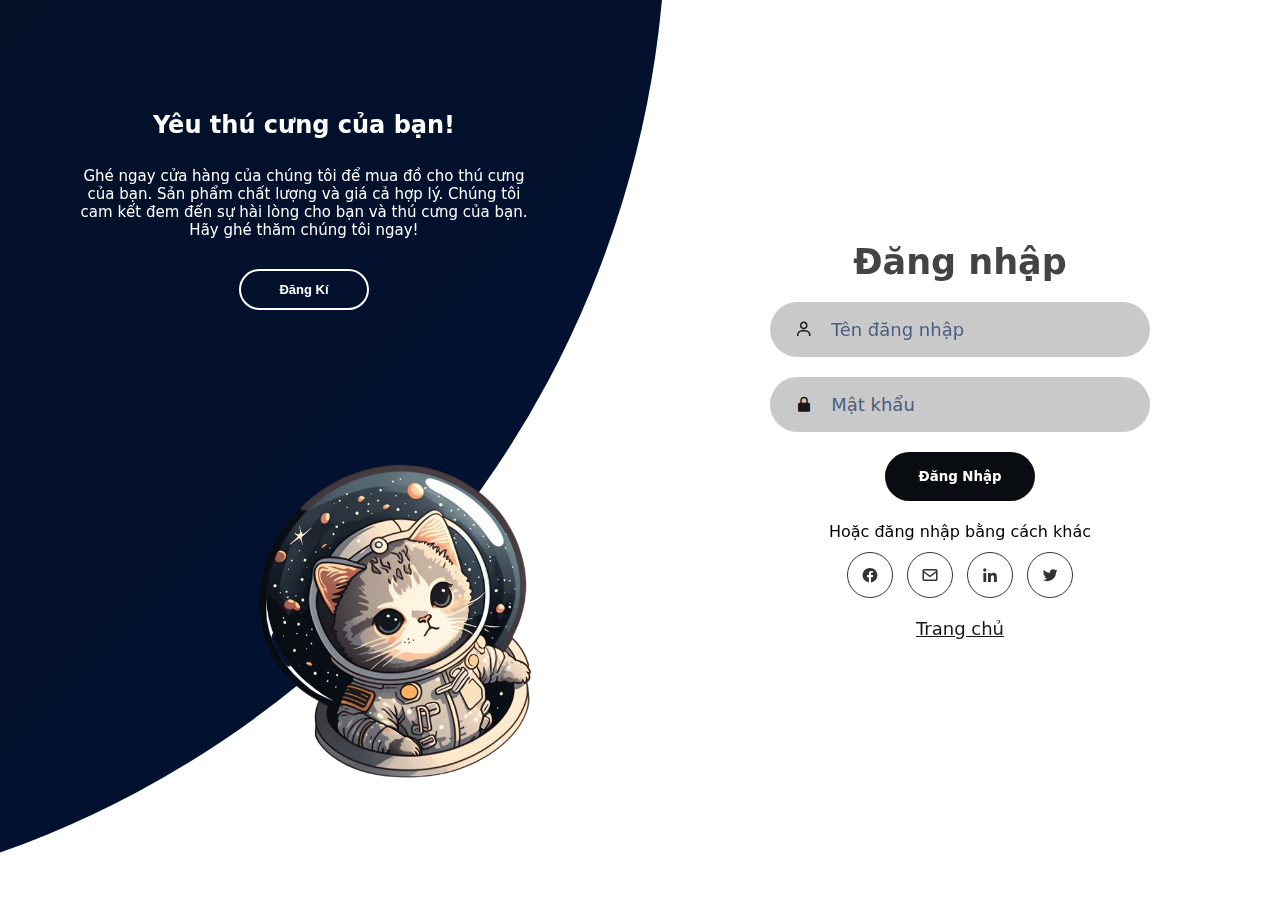
<file: log in.html>
<!DOCTYPE html>
<html lang="en">
<head>
    <meta charset="UTF-8">
    <meta http-equiv="X-UA-Compatible" content="IE=edge">
    <meta name="viewport" content="width=device-width, initial-scale=1.0">
    <title>Đăng nhập -  Đăng kí tài khoản</title>

    <link href='https://unpkg.com/boxicons@2.1.4/css/boxicons.min.css' rel='stylesheet'>
    <link rel="stylesheet" href="css/log in.css">
    <link rel="shortcut icon" href="https://cdn-icons-png.flaticon.com/512/10550/10550975.png">

</head>
<body>
    <div class="container">
        <div class="forms-container">
            <div class="signin-signup">
                <form action="" class="sign-in-form">

                    <h2 class="title">Đăng nhập</h2>
                    <div class="input-field">
                        <i class='bx bx-user'></i>
                        <input type="text" name="text" id="text" placeholder="Tên đăng nhập">
                    </div>

                    <div class="input-field">
                        <i class='bx bxs-lock-alt'></i>
                        <input type="password" name="password" id="password" placeholder="Mật khẩu">
                    </div>
                    <input type="submit" value="Đăng nhập"  class="btn">
                    <p class="social-text">Hoặc đăng nhập bằng cách khác</p>
                    
                    <div class="social-media">
                        <a href="#" class="social-icon">
                            <i class='bx bxl-facebook-circle'></i>
                        </a>
                        <a href="#" class="social-icon">
                            <i class='bx bx-envelope'></i>
                        </a>
                        <a href="#" class="social-icon">
                            <i class='bx bxl-linkedin'></i>
                        </a>
                        <a href="#" class="social-icon">
                            <i class='bx bxl-twitter'></i>
                        </a>
                    </div>
                    <a href="index.html" class="turn-to-home">Trang chủ</a>
                </form>
                <form action="" class="sign-up-form">

                    <h2 class="title">Đăng kí</h2>
                    <div class="input-field">
                        <i class='bx bx-user'></i>
                        <input type="text" name="text" id="text" placeholder="Tên đăng nhập">
                    </div>
                    <div class="input-field">
                        <i class='bx bxs-envelope'></i>
                        <input type="text" name="text" id="text" placeholder="Email">
                    </div>
                    <div class="input-field">
                        <i class='bx bxs-lock-alt'></i>
                        <input type="password" name="password" id="password" placeholder="Mật khẩu">
                    </div>
                    <input type="submit" value="Đăng kí"  class="btn">
                    <p class="social-text">Hoặc đăng kí bằng cách khác</p>
                    <div class="social-media">
                        <a href="#" class="social-icon">
                            <i class='bx bxl-facebook-circle'></i>
                        </a>
                        <a href="#" class="social-icon">
                            <i class='bx bx-envelope'></i>
                        </a>
                        <a href="#" class="social-icon">
                            <i class='bx bxl-linkedin'></i>
                        </a>
                        <a href="#" class="social-icon">
                            <i class='bx bxl-twitter'></i>
                        </a>
                    </div>
                    <a href="index.html" class="turn-to-home">Trang chủ</a>
                </form>
            </div>
        </div>
        <div class="panels-container">
            <div class="panel left-panel">
                <div class="content">
                    <h3>Yêu thú cưng của bạn!</h3>
                    <p>Ghé ngay cửa hàng của chúng tôi để mua đồ cho thú cưng của bạn. 
                    Sản phẩm chất lượng và giá cả hợp lý. Chúng tôi cam kết đem đến sự 
                    hài lòng cho bạn và thú cưng của bạn. Hãy ghé thăm chúng tôi ngay!</p>
                    <button class="btn transparent" id="sign-up-btn">Đăng kí</button>
                </div>
                <img src="images/cat-icon.png" class="image" alt="">
            </div>
            <div class="panel right-panel">
                <div class="content">
                    <h3>Tại cửa tiệm chúng tôi</h3>
                    <p>Ghé ngay cửa hàng của chúng tôi để mua đồ cho thú cưng của bạn. 
                        Sản phẩm chất lượng và giá cả hợp lý. Chúng tôi cam kết đem đến sự 
                        hài lòng cho bạn và thú cưng của bạn. Hãy ghé thăm chúng tôi ngay!</p>
                    <button class="btn transparent" id="sign-in-btn">Đăng nhập</button>
                </div>
                <img src="images/dog-icon.png" class="image" alt="">
            </div>
        </div>
    </div>

    <script src="js/log in.js"></script>
</body>
</html>
</file>
<file: css/log in.css>
*{
    padding: 0;
    margin: 0;
    box-sizing: border-box;
}

body,input{
    font-family: system-ui, -apple-system, BlinkMacSystemFont, 'Segoe UI', Roboto, Oxygen, Ubuntu, Cantarell, 'Open Sans', 'Helvetica Neue', sans-serif;
}

.container{
    position: relative;
    width: 100%;
    min-height: 100vh;
    background-color: #fff;
    overflow: hidden;
}

.container::before{
    content: '';
    position: absolute;
    width: 2000px;
    height: 2000px;
    border-radius: 50%;
    background: linear-gradient(-45deg, #001236, #090c11);
    top: -10%;
    right: 48%;
    transform: translateY(-50%);
    transition: 1.8s ease-in-out;
    z-index: 6; 
}

.forms-container{
    position: absolute;
    width: 100%;
    height: 100%;
    top: 0;
    left: 0;
}

.signin-signup{
    position: absolute;
    top:50%;
    left: 75%;
    transform: translate(-50% , -50%);
    width: 50%;
    display: grid;
    grid-template-columns: 1fr;
    transition: 1s 0.7s ease-in-out;
    z-index: 5;
}



form{
    display: flex;
    align-items: center;
    justify-content: center;
    flex-direction: column;
    padding: 0 80px;
    overflow: hidden;
    grid-column: 1/2;
    grid-row: 1/2;
    transition: 0.2s 0.7s ease-in-out;
}

form.sign-in-form{
    z-index: 2;
}

form.sign-up-form{
    z-index: 1;
    opacity: 0;
}
.turn-to-home{
    margin: 20px 0;
    font-size: 18px;
    color: #181717;
}
.turn-to-home:hover{
    color: red;
    border-style: #0043ca;
}
.title{
    font-size: 35px;
    color: #444;
    margin-bottom: 10px;
}

.input-field{
    max-width: 380px;
    width: 100%;
    height: 55px;
    background-color: #cac9c9;
    margin: 10px 0;
    border-radius: 55px;
    display: grid;
    grid-template-columns: 15% 85%;
    padding: 0 6px;
}

.input-field i {
    text-align: center;
    line-height: 55px;
    color: #181717;
    font-size: 18px;
}

.input-field input{
    background: none;
    outline: none;
    border: none;
    line-height: 1;
    font-weight: 600;
    font-size: 18px;
    color: #333;
}

.input-field input::placeholder{
    color: #495c81;
    font-weight: 500;
}

.btn{
    width: 150px;
    height: 49px;
    outline: none;
    border: none;
    border-radius: 49px;
    background-color: #090c11;
    color: #fff;
    font-weight: 600;
    text-transform: capitalize;
    margin: 10px 0;
    cursor: pointer;
    transition: 0.5s;
}

.btn:hover{
    background-color: #01256e;
}

.social-text{
    padding: 11px 0;
    font-size: 16px;
}

.social-media{
    display: flex;
    justify-content: center;
}

.social-icon{
    height: 46px;
    width: 46px;
    border: 1px solid #333;
    margin: 0 7px;
    display: flex;
    justify-content: center;
    border-radius: 50%;
    align-items: center;
    text-decoration: none;
    color: #333;
    font-size: 18px;
}

.social-icon:hover{
    color: #0043ca;
}

.image{
    width: 60%;
    transition: 1.1s 0.4s ease-in-out ;
}

.panels-container{
    position: absolute;
    width: 100%;
    height: 100%;
    top: 0;
    left: 0;
    display: grid;
    grid-template-columns: repeat(2, 1fr);
}

.panel{
    display: flex;
    flex-direction: column;
    align-items: flex-end;
    justify-content: space-around;
    text-align: center;
    z-index: 7;
}

.left-panel{
    pointer-events: all;
    padding: 48px 17% 32px 12%;
}

.right-panel{
    pointer-events: none;
    padding: 48px 12% 32px 17%;
}

.panel h3{
    font-weight: 600;
    line-height:1;
    font-size: 24px;
}

.panel .content{
    color: #fff;
    transition: 0.9s 0.6s ease-in-out ;
}

.panel p{
    font-size: 15px;
    padding: 30px 0;
}

.btn.transparent{
    margin: 0;
    background: none;
    border: 2px solid #fff;
    width: 130px;
    height: 41px;
    font-weight: 600;
    font-size: 13px;
}
.btn.transparent:hover{
    background-color: #002a7e;
}
.right-panel .content, .right-panel .image{
    transform: translateX(800px);
}

.container.sign-up-mode:before{
    transform: translate(100%, -50%);
    right: 52%;
}

.container.sign-up-mode .left-panel .image,
.container.sign-up-mode .left-panel .content{
    transform: translateX(-800px);
}

.container.sign-up-mode .right-panel .image,
.container.sign-up-mode .right-panel .content{
    transform: translateX(0px);
}

.container.sign-up-mode .left-panel{
    pointer-events: none;
}

.container.sign-up-mode .right-panel{
    pointer-events: all;
}

.container.sign-up-mode .signin-signup{
    left: 25%;
}

.container.sign-up-mode form.sign-in-form{
    z-index: 1;
    opacity: 0;
}

.container.container.sign-up-mode form.sign-up-form{
    z-index: 2;
    opacity: 1;
}

/* //////////////////////////////////////////////////////////////////////////////// */

@media (max-width: 768px) {
    .container{
        min-height: 800px;
        height: 100vh;
    }   
    .container:before{
        width: 1500px;
        height: 1500px;
        left: 30%;
        bottom: 68%;
        transform: translateX(-50%);
        right: initial;
        top: initial;
        transition: 2s ease-in-out;
    }
    .right-panel .content, .right-panel .image{
        transform: translateY(300px);
    }
    .container.sign-up-mode:before{
        transform: translate(-50%, 100% );
        bottom: 32%;
        right: initial;
    }
    .signin-signup{
        width: 100%;
        left: 50%;
        top: 95%;
        transform:  translate(-50%, -100%);
        transition: 1s 0.8s ease-in-out;
    }
    .panels-container{
        z-index: 10;
        grid-template-columns: 1fr;
        grid-template-rows: 1fr 2fr 1fr;
    }
    .panel{
        flex-direction: row;
        justify-content: space-around;
        align-items: center;
        padding: 40px 8%;
    }

    .panel .content{
        padding-right: 15%;
        transition: 0.9s 0.8s ease-in-out;
    }
    .panel h3{
        font-size: 19px;
    }
    .panel  p{
        font-size: 11px;
        padding: 8px 0;
    }
    .btn.transparent{
        width: 110px;
        height: 35px;
        font-size: 11px;
    }
    .image{
        width: 200px;
        transition: 0.9s 0.6s ease-in-out ;
    }
    .left-panel{
        grid-row: 1/2;
    }
    .right-panel{
        grid-row: 3/4;
    }
    .container.sign-up-mode .left-panel .image,
    .container.sign-up-mode .left-panel .content{
        transform: translateY(-300px);
    }
    .container.sign-up-mode .signin-signup{
        top: 5%;
        transform: translate(-50%);
        left: 50%;
    }
    .forms-container {
        z-index: 15;
    }
}

@media (max-width:576px) {
    form{
        padding: 0 24px;
    }
    .image{
        display: none;
    }
    .panel .content{
        padding: 8px 16px;
    }
    .container:before{
        bottom: 72%;
        left: 50%;
    }
    .container.container.sign-up-mode:before{
        bottom: 28%;
        left : 50%;
    }
    .btn:hover{
        background-color: #002a7e;
    }
    .forms-container {
        z-index: 15;
    }

}
</file>
